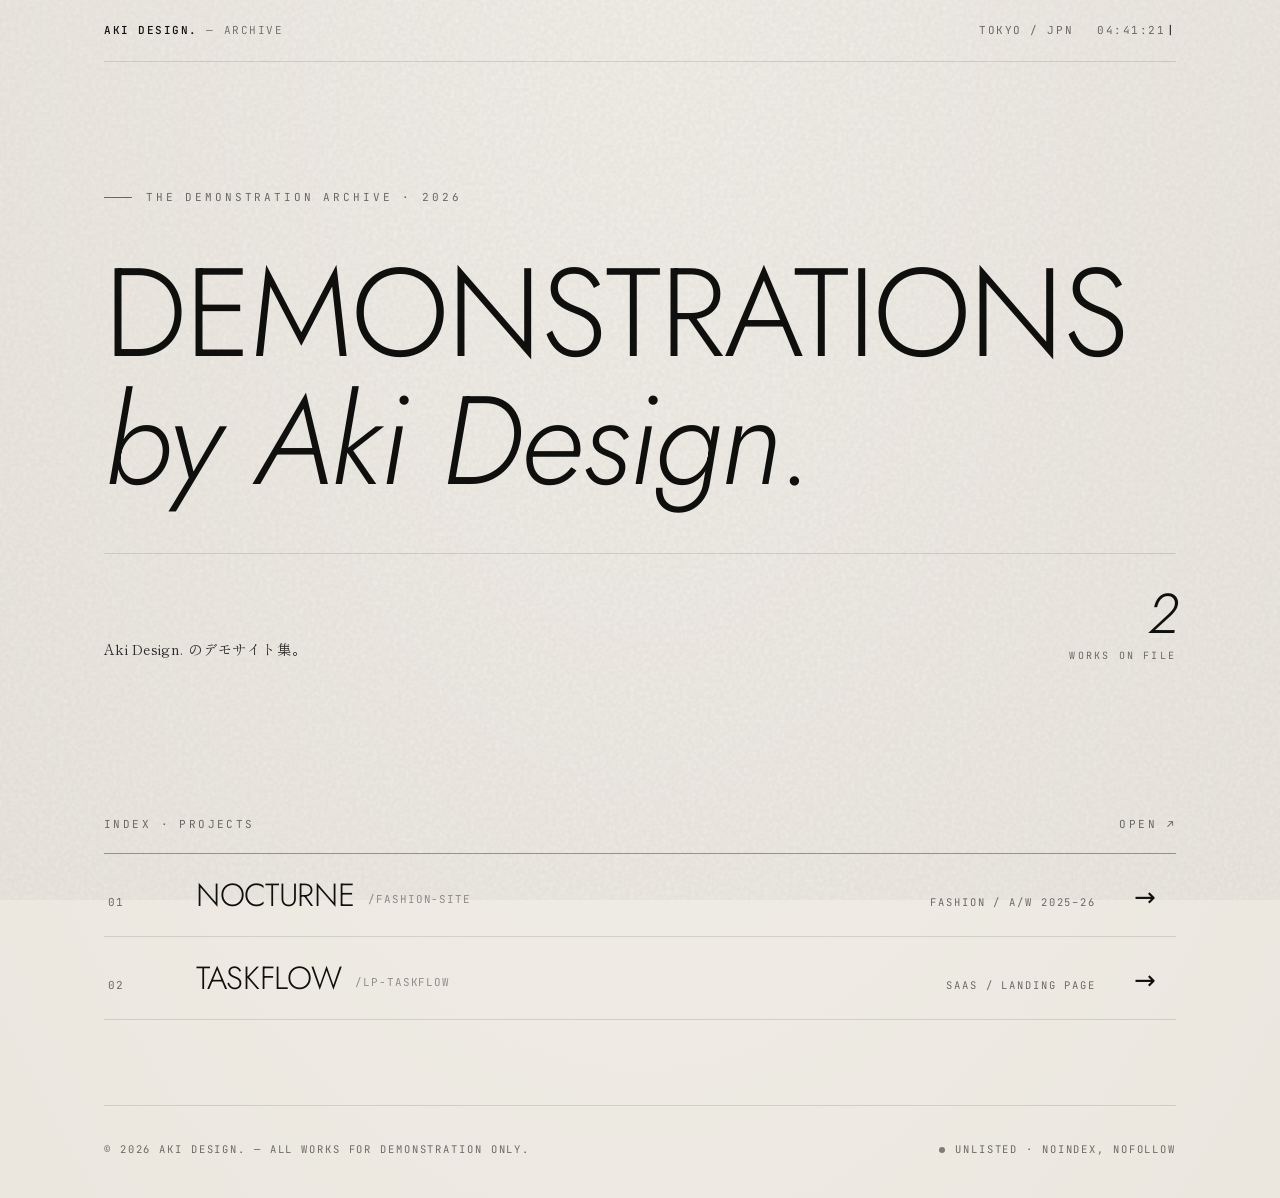
<file: index.html>
<!DOCTYPE html>
<html lang="ja">
<head>
  <meta charset="UTF-8" />
  <meta name="viewport" content="width=device-width, initial-scale=1.0" />
  <meta name="robots" content="noindex, nofollow" />
  <meta name="googlebot" content="noindex, nofollow" />
  <meta name="description" content="Aki Design. のデモサイトを集めた非公開の索引ページです。" />
  <title>Aki Design. — Demonstration Archive</title>

  <link rel="preconnect" href="https://fonts.googleapis.com" />
  <link rel="preconnect" href="https://fonts.gstatic.com" crossorigin />
  <link href="https://fonts.googleapis.com/css2?family=JetBrains+Mono:wght@300;400;500&family=Jost:ital,wght@0,300;0,400;0,500;1,300;1,400&family=Shippori+Mincho:wght@400;500&display=swap" rel="stylesheet" />

  <style>
    :root {
      --bg:          #f3f0ea;
      --bg-edge:     #ebe7df;
      --ink:         #0f0f0e;
      --ink-soft:    #2a2a28;
      --muted:       #6c6a66;
      --muted-soft:  #8f8d88;
      --rule:        rgba(15, 15, 14, 0.12);
      --rule-strong: rgba(15, 15, 14, 0.38);
      --tint:        rgba(15, 15, 14, 0.03);

      --font-display: "Shippori Mincho", "Hiragino Mincho ProN", serif;
      --font-hero:    "Jost", "Futura", "Century Gothic", "Avenir Next", system-ui, sans-serif;
      --font-mono:    "JetBrains Mono", ui-monospace, SFMono-Regular, Menlo, monospace;
      --font-ja:      "Shippori Mincho", "Hiragino Mincho ProN", "Yu Mincho", serif;
    }

    *, *::before, *::after { box-sizing: border-box; margin: 0; padding: 0; }

    html { scroll-behavior: smooth; }

    body {
      background: radial-gradient(ellipse at top, var(--bg) 0%, var(--bg-edge) 100%);
      color: var(--ink);
      font-family: var(--font-display);
      font-size: 16px;
      line-height: 1.5;
      -webkit-font-smoothing: antialiased;
      min-height: 100vh;
      overflow-x: hidden;
      position: relative;
    }

    /* Subtle paper grain */
    body::before {
      content: "";
      position: fixed;
      inset: 0;
      pointer-events: none;
      z-index: 100;
      opacity: 0.04;
      background-image: url("data:image/svg+xml,%3Csvg viewBox='0 0 240 240' xmlns='http://www.w3.org/2000/svg'%3E%3Cfilter id='n'%3E%3CfeTurbulence type='fractalNoise' baseFrequency='0.92' numOctaves='3' stitchTiles='stitch'/%3E%3CfeColorMatrix values='0 0 0 0 0 0 0 0 0 0 0 0 0 0 0 0 0 0 1.4 0'/%3E%3C/filter%3E%3Crect width='100%25' height='100%25' filter='url(%23n)'/%3E%3C/svg%3E");
      mix-blend-mode: multiply;
    }

    /* Side rules (very faint) */
    body::after {
      content: "";
      position: fixed;
      top: 0; bottom: 0;
      left: 50%;
      width: min(1200px, calc(100% - 48px));
      transform: translateX(-50%);
      border-left: 1px solid transparent;
      border-right: 1px solid transparent;
      pointer-events: none;
      z-index: 1;
    }

    .container {
      max-width: 1200px;
      margin: 0 auto;
      padding: 0 clamp(24px, 5vw, 64px);
      position: relative;
      z-index: 2;
    }

    /* ── Topbar ──────────────────────────────────────────── */
    .topbar {
      display: flex;
      justify-content: space-between;
      align-items: center;
      padding: 22px 0;
      border-bottom: 1px solid var(--rule);
      font-family: var(--font-mono);
      font-size: 11px;
      letter-spacing: 0.14em;
      text-transform: uppercase;
      opacity: 0;
      animation: fadeIn .8s .1s forwards;
    }

    .topbar .mark {
      font-weight: 500;
      color: var(--ink);
    }
    .topbar .mark span { color: var(--muted); font-weight: 300; }

    .topbar .meta {
      display: flex;
      gap: 24px;
      color: var(--muted);
    }

    .clock::after {
      content: "|";
      margin-left: 2px;
      animation: blink 1.1s step-end infinite;
      color: var(--ink);
    }

    /* ── Hero ──────────────────────────────────────────── */
    .hero {
      padding: clamp(72px, 13vh, 148px) 0 clamp(56px, 9vh, 108px);
    }

    .eyebrow {
      font-family: var(--font-mono);
      font-size: 11px;
      letter-spacing: 0.26em;
      text-transform: uppercase;
      color: var(--muted);
      margin-bottom: 44px;
      display: inline-flex;
      align-items: center;
      gap: 14px;
      opacity: 0;
      animation: fadeUp .9s .3s forwards;
    }

    .eyebrow::before {
      content: "";
      width: 28px;
      height: 1px;
      background: var(--muted);
      display: inline-block;
    }

    h1 {
      font-family: var(--font-hero);
      font-weight: 300;
      font-size: clamp(34px, 9.8vw, 132px);
      line-height: 1.02;
      letter-spacing: -0.015em;
      text-transform: uppercase;
      color: var(--ink);
      margin-bottom: 48px;
    }

    h1 .line {
      display: block;
      opacity: 0;
      animation: fadeUp 1s forwards;
    }
    h1 .line:nth-child(1) { animation-delay: .45s; }
    h1 .line:nth-child(2) { animation-delay: .62s; }

    h1 .italic {
      font-style: italic;
      text-transform: none;
    }

    .supporting {
      display: grid;
      grid-template-columns: 1fr auto;
      align-items: end;
      gap: 32px;
      padding-top: 32px;
      border-top: 1px solid var(--rule);
      opacity: 0;
      animation: fadeUp 1s .9s forwards;
    }

    .supporting .ja {
      font-family: var(--font-ja);
      font-size: 14px;
      line-height: 1.85;
      letter-spacing: 0.06em;
      color: var(--ink-soft);
      max-width: 36ch;
    }
    .supporting .ja em {
      font-style: normal;
      letter-spacing: 0.02em;
    }

    .supporting .count {
      text-align: right;
      font-family: var(--font-mono);
      font-size: 10px;
      letter-spacing: 0.22em;
      text-transform: uppercase;
      color: var(--muted);
    }
    .supporting .count strong {
      display: block;
      font-family: var(--font-hero);
      font-weight: 300;
      font-style: italic;
      font-size: 56px;
      color: var(--ink);
      letter-spacing: -0.03em;
      line-height: 1;
      margin-bottom: 6px;
    }

    /* ── Index ──────────────────────────────────────────── */
    .index {
      padding: clamp(48px, 8vh, 96px) 0 clamp(32px, 5vh, 64px);
    }

    .index-head {
      display: flex;
      justify-content: space-between;
      align-items: baseline;
      margin-bottom: 20px;
      font-family: var(--font-mono);
      font-size: 11px;
      letter-spacing: 0.22em;
      text-transform: uppercase;
      color: var(--muted);
      opacity: 0;
      animation: fadeIn 1s 1.1s forwards;
    }

    .index-list {
      list-style: none;
      border-top: 1px solid var(--rule-strong);
    }

    .index-list li {
      border-bottom: 1px solid var(--rule);
      opacity: 0;
      animation: fadeUp .7s forwards;
    }
    .index-list li:nth-child(1) { animation-delay: 1.22s; }
    .index-list li:nth-child(2) { animation-delay: 1.28s; }

    .index-list a {
      display: grid;
      grid-template-columns: 64px 1fr auto 40px;
      align-items: baseline;
      gap: 24px;
      padding: 22px 16px 22px 4px;
      color: var(--ink);
      text-decoration: none;
      position: relative;
      transition: padding 0.5s cubic-bezier(0.22, 0.8, 0.2, 1),
                  background 0.4s ease;
    }

    .index-list a::after {
      content: "";
      position: absolute;
      left: 4px;
      right: 16px;
      bottom: 22px;
      height: 1px;
      background: currentColor;
      transform: scaleX(0);
      transform-origin: left;
      transition: transform 0.6s cubic-bezier(0.77, 0, 0.18, 1);
      opacity: 0;
    }

    .index-list a:hover {
      background: var(--tint);
      padding-left: 16px;
    }
    .index-list a:hover::after {
      transform: scaleX(0);
    }

    .index-list .num {
      font-family: var(--font-mono);
      font-size: 11px;
      font-weight: 400;
      color: var(--muted);
      letter-spacing: 0.08em;
    }

    .index-list .title {
      font-family: var(--font-hero);
      font-size: clamp(22px, 2.8vw, 32px);
      font-weight: 300;
      line-height: 1.2;
      letter-spacing: -0.01em;
      text-transform: uppercase;
    }
    .index-list .title .slug {
      font-family: var(--font-mono);
      font-size: 0.34em;
      font-weight: 400;
      color: var(--muted-soft);
      margin-left: 14px;
      letter-spacing: 0.08em;
      vertical-align: 0.28em;
    }

    .index-list .type {
      font-family: var(--font-mono);
      font-size: 10.5px;
      letter-spacing: 0.18em;
      text-transform: uppercase;
      color: var(--muted);
    }

    .index-list .arrow {
      font-family: var(--font-hero);
      font-weight: 300;
      font-size: 26px;
      line-height: 1;
      text-align: right;
      color: var(--ink);
      transition: transform 0.5s cubic-bezier(0.22, 0.8, 0.2, 1);
      transform: translateX(-4px);
    }

    .index-list a:hover .arrow {
      transform: translateX(4px);
    }

    /* ── Footer ──────────────────────────────────────────── */
    footer {
      padding: 36px 0 40px;
      margin-top: 40px;
      border-top: 1px solid var(--rule);
      display: flex;
      justify-content: space-between;
      flex-wrap: wrap;
      gap: 16px;
      font-family: var(--font-mono);
      font-size: 10.5px;
      letter-spacing: 0.18em;
      text-transform: uppercase;
      color: var(--muted);
      opacity: 0;
      animation: fadeIn 1s 2.1s forwards;
    }

    footer .notice {
      display: inline-flex;
      align-items: center;
      gap: 10px;
    }
    footer .notice::before {
      content: "";
      width: 6px;
      height: 6px;
      border-radius: 50%;
      background: var(--ink);
      opacity: 0.5;
      display: inline-block;
      animation: pulse 2.4s ease-in-out infinite;
    }

    /* ── Animations ──────────────────────────────────────── */
    @keyframes fadeIn { to { opacity: 1; } }
    @keyframes fadeUp {
      from { opacity: 0; transform: translateY(22px); }
      to   { opacity: 1; transform: translateY(0); }
    }
    @keyframes blink {
      0%, 50%     { opacity: 1; }
      50.01%, 100%{ opacity: 0; }
    }
    @keyframes pulse {
      0%, 100% { opacity: 0.35; transform: scale(1); }
      50%      { opacity: 0.9;  transform: scale(1.15); }
    }

    /* ── Responsive ──────────────────────────────────────── */
    @media (max-width: 720px) {
      .index-list a { grid-template-columns: 40px 1fr 28px; gap: 16px; }
      .index-list .type { display: none; }
      .index-list .title .slug { display: block; margin-left: 0; margin-top: 4px; }
      .supporting { grid-template-columns: 1fr; }
      .supporting .count { text-align: left; }
    }

    @media (prefers-reduced-motion: reduce) {
      *, *::before, *::after {
        animation-duration: 0.01ms !important;
        animation-delay: 0ms !important;
        transition-duration: 0.01ms !important;
      }
    }
  </style>
</head>
<body>
  <div class="container">

    <header class="topbar">
      <div class="mark">Aki&nbsp;Design. <span>— archive</span></div>
      <div class="meta">
        <span>Tokyo / JPN</span>
        <span class="clock" id="clock">--:--:--</span>
      </div>
    </header>

    <section class="hero">
      <p class="eyebrow">The Demonstration Archive · 2026</p>
      <h1>
        <span class="line">Demonstrations</span>
        <span class="line italic">by Aki Design.</span>
      </h1>
      <div class="supporting">
        <p class="ja"><em>Aki&nbsp;Design.</em> のデモサイト集。</p>
        <p class="count">
          <strong>2</strong>
          Works on file
        </p>
      </div>
    </section>

    <section class="index" aria-label="Projects">
      <div class="index-head">
        <span>Index · Projects</span>
        <span>Open ↗</span>
      </div>
      <ul class="index-list">
        <li>
          <a href="./fashion-site/" target="_blank" rel="noopener">
            <span class="num">01</span>
            <span class="title">Nocturne<span class="slug">/fashion-site</span></span>
            <span class="type">Fashion / A/W&nbsp;2025–26</span>
            <span class="arrow" aria-hidden="true">→</span>
          </a>
        </li>
        <li>
          <a href="./LP-TaskFlow/" target="_blank" rel="noopener">
            <span class="num">02</span>
            <span class="title">TaskFlow<span class="slug">/LP-TaskFlow</span></span>
            <span class="type">SaaS / Landing Page</span>
            <span class="arrow" aria-hidden="true">→</span>
          </a>
        </li>
      </ul>
    </section>

    <footer>
      <span>© 2026 Aki Design. — All works for demonstration only.</span>
      <span class="notice">Unlisted · noindex, nofollow</span>
    </footer>

  </div>

  <script>
    (function () {
      var el = document.getElementById("clock");
      function pad(n) { return String(n).padStart(2, "0"); }
      function tick() {
        var d = new Date();
        el.textContent = pad(d.getHours()) + ":" + pad(d.getMinutes()) + ":" + pad(d.getSeconds());
      }
      tick();
      setInterval(tick, 1000);
    })();
  </script>
</body>
</html>
</file>
